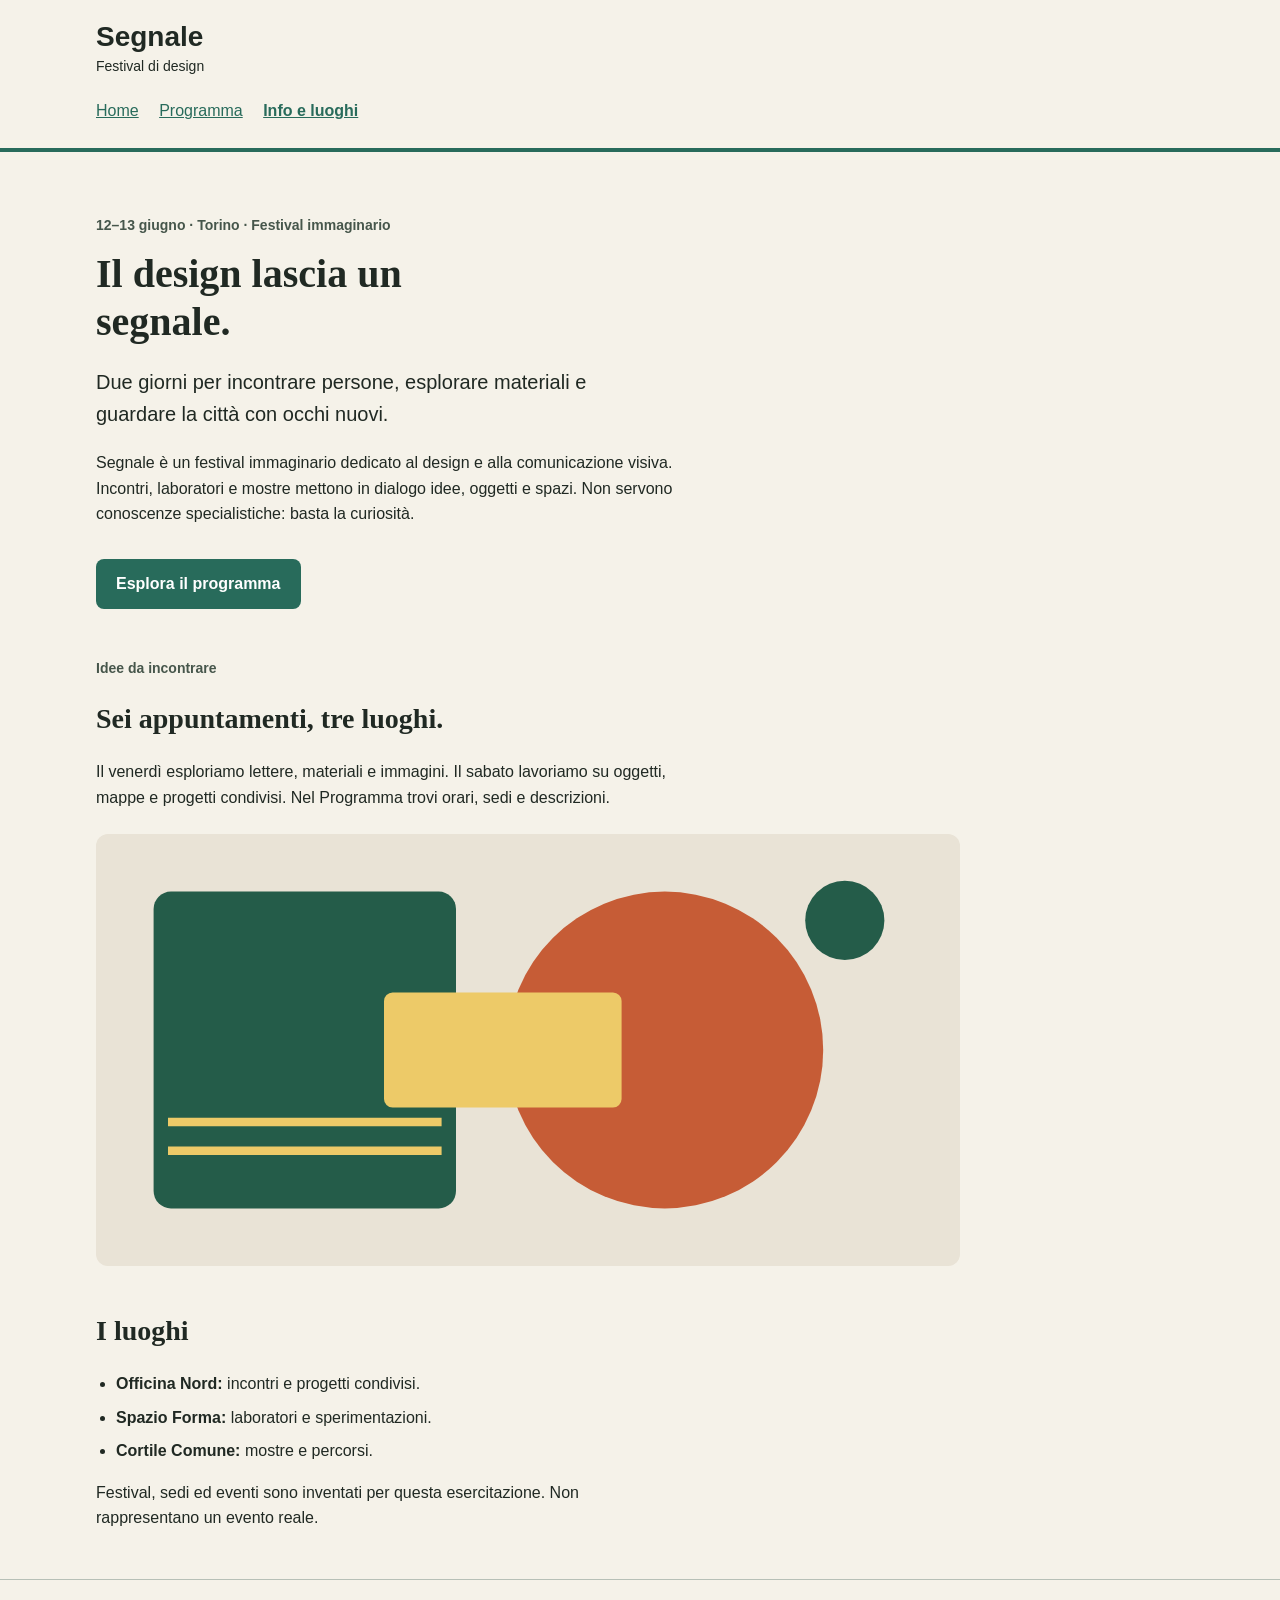
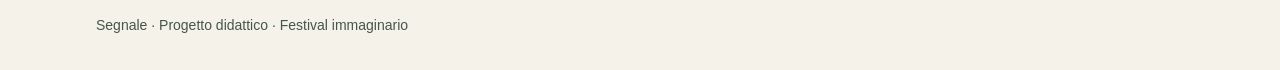
<file: index.html>
<!doctype html>
<html lang="it">
<head>
  <meta charset="utf-8">
  <meta name="viewport" content="width=device-width, initial-scale=1">
  <title>Segnale — Festival di design</title>
  <link rel="stylesheet" href="style.css">
</head>
<body>
  <a class="skip-link" href="#contenuto">Vai al contenuto</a>
  <header class="site-header">
    <div class="container">
      <a class="brand" href="index.html">Segnale<span>Festival di design</span></a>
      <nav aria-label="Navigazione principale">
        <a href="index.html">Home</a>
        <a href="programma.html">Programma</a>
        <a href="info.html" aria-current="page">Info e luoghi</a>

      </nav>
    </div>
  </header>

  <main id="contenuto" class="container">
    <section class="intro" aria-labelledby="titolo-home">
      <p class="eyebrow">12–13 giugno · Torino · Festival immaginario</p>
      <h1 id="titolo-home">Il design lascia un segnale.</h1>
      <p class="lead">Due giorni per incontrare persone, esplorare materiali e guardare la città con occhi nuovi.</p>
      <p class="reading-text">Segnale è un festival immaginario dedicato al design e alla comunicazione visiva. Incontri, laboratori e mostre mettono in dialogo idee, oggetti e spazi. Non servono conoscenze specialistiche: basta la curiosità.</p>
      <!-- Da completare: anche questo collegamento deve aprire il Programma. -->
<a class="button-link" href="programma.html">Esplora il programma</a>
    </section>

    <section class="content-section" aria-labelledby="titolo-festival">
      <p class="eyebrow">Idee da incontrare</p>
      <h2 id="titolo-festival">Sei appuntamenti, tre luoghi.</h2>
      <p class="reading-text">Il venerdì esploriamo lettere, materiali e immagini. Il sabato lavoriamo su oggetti, mappe e progetti condivisi. Nel Programma trovi orari, sedi e descrizioni.</p>
      <img class="festival-image" src="assets/festival.svg" alt="Composizione geometrica di cerchi e rettangoli nei colori del festival" width="1200" height="600">
    </section>

    <section class="content-section" aria-labelledby="titolo-luoghi">
      <h2 id="titolo-luoghi">I luoghi</h2>
      <ul class="venues">
        <li><strong>Officina Nord:</strong> incontri e progetti condivisi.</li>
        <li><strong>Spazio Forma:</strong> laboratori e sperimentazioni.</li>
        <li><strong>Cortile Comune:</strong> mostre e percorsi.</li>
      </ul>
      <p class="reading-text">Festival, sedi ed eventi sono inventati per questa esercitazione. Non rappresentano un evento reale.</p>
    </section>
  </main>

  <footer class="site-footer"><div class="container"><p>Segnale · Progetto didattico · Festival immaginario</p></div></footer>
</body>
</html>
</file>
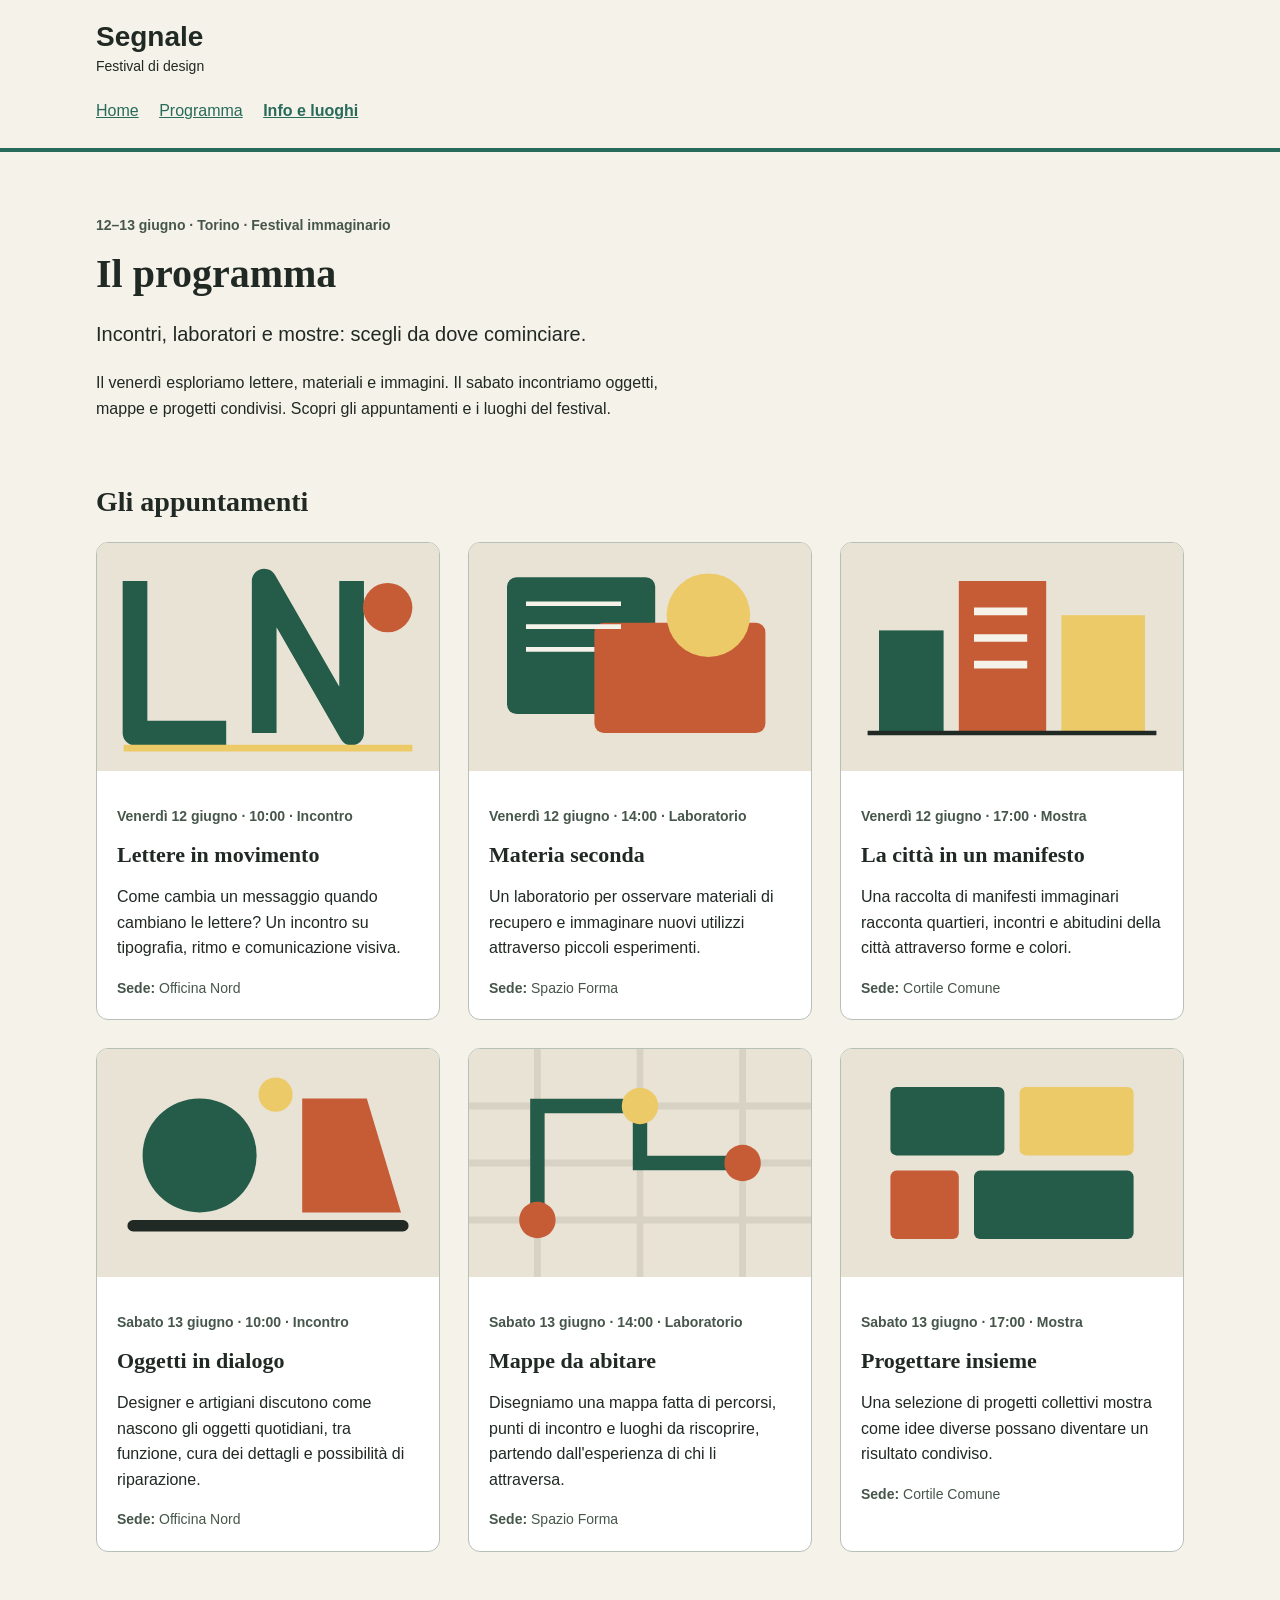
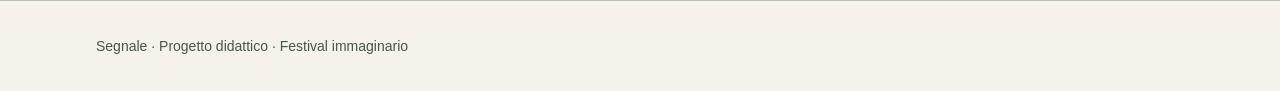
<file: programma.html>
<!doctype html>
<html lang="it">
<head>
  <meta charset="utf-8">
  <meta name="viewport" content="width=device-width, initial-scale=1">
  <title>Programma — Segnale</title>
  <link rel="stylesheet" href="style.css">
</head>
<body>
  <a class="skip-link" href="#contenuto">Vai al contenuto</a>
  <header class="site-header">
    <div class="container">
      <a class="brand" href="index.html">Segnale<span>Festival di design</span></a>
      <nav aria-label="Navigazione principale">
        <a href="index.html">Home</a>
        <a href="programma.html">Programma</a>
        <a href="info.html" aria-current="page">Info e luoghi</a>
      </nav>
    </div>
  </header>

  <main id="contenuto" class="container">
    <section class="intro" aria-labelledby="titolo-programma">
      <p class="eyebrow">12–13 giugno · Torino · Festival immaginario</p>
      <h1 id="titolo-programma">Il programma</h1>
      <p class="lead">Incontri, laboratori e mostre: scegli da dove cominciare.</p>
      <p class="reading-text">Il venerdì esploriamo lettere, materiali e immagini. Il sabato incontriamo oggetti, mappe e progetti condivisi. Scopri gli appuntamenti e i luoghi del festival.</p>
    </section>

    <section class="content-section" aria-labelledby="titolo-eventi">
      <h2 id="titolo-eventi">Gli appuntamenti</h2>
      <div class="event-grid">
        <article class="event-card">
          <img src="assets/lettere-in-movimento.svg" alt="Lettere geometriche disposte su una griglia" width="900" height="600">
          <div class="event-body">
            <p class="event-meta">Venerdì 12 giugno · 10:00 · Incontro</p>
            <h3>Lettere in movimento</h3>
            <p>Come cambia un messaggio quando cambiano le lettere? Un incontro su tipografia, ritmo e comunicazione visiva.</p>
            <p class="event-place"><strong>Sede:</strong> Officina Nord</p>
          </div>
        </article>
        <article class="event-card">
          <img src="assets/materia-seconda.svg" alt="Forme sovrapposte che richiamano campioni di materiali" width="900" height="600">
          <div class="event-body">
            <p class="event-meta">Venerdì 12 giugno · 14:00 · Laboratorio</p>
            <h3>Materia seconda</h3>
            <p>Un laboratorio per osservare materiali di recupero e immaginare nuovi utilizzi attraverso piccoli esperimenti.</p>
            <p class="event-place"><strong>Sede:</strong> Spazio Forma</p>
          </div>
        </article>
<article class="event-card">
  <img src="assets/citta-manifesto.svg" alt="Rettangoli colorati compongono una città astratta." width="900" height="600">
  <div class="event-body">
    <p class="event-meta">Venerdì 12 giugno · 17:00 · Mostra</p>
    <h3>La città in un manifesto</h3>
    <p>Una raccolta di manifesti immaginari racconta quartieri, incontri e abitudini della città attraverso forme e colori.</p>
    <p class="event-place"><strong>Sede:</strong> Cortile Comune</p>
  </div>
</article>

<article class="event-card">
  <img src="assets/oggetti-dialogo.svg" alt="Due forme geometriche si fronteggiano sopra una linea comune." width="900" height="600">
  <div class="event-body">
    <p class="event-meta">Sabato 13 giugno · 10:00 · Incontro</p>
    <h3>Oggetti in dialogo</h3>
    <p>Designer e artigiani discutono come nascono gli oggetti quotidiani, tra funzione, cura dei dettagli e possibilità di riparazione.</p>
    <p class="event-place"><strong>Sede:</strong> Officina Nord</p>
  </div>
</article>

<article class="event-card">
  <img src="assets/mappe-abitare.svg" alt="Un percorso collega tre punti su una mappa geometrica." width="900" height="600">
  <div class="event-body">
    <p class="event-meta">Sabato 13 giugno · 14:00 · Laboratorio</p>
    <h3>Mappe da abitare</h3>
    <p>Disegniamo una mappa fatta di percorsi, punti di incontro e luoghi da riscoprire, partendo dall'esperienza di chi li attraversa.</p>
    <p class="event-place"><strong>Sede:</strong> Spazio Forma</p>
  </div>
</article>

<article class="event-card">
  <img src="assets/progettare-insieme.svg" alt="Moduli di colori diversi si incastrano in una composizione comune." width="900" height="600">
  <div class="event-body">
    <p class="event-meta">Sabato 13 giugno · 17:00 · Mostra</p>
    <h3>Progettare insieme</h3>
    <p>Una selezione di progetti collettivi mostra come idee diverse possano diventare un risultato condiviso.</p>
    <p class="event-place"><strong>Sede:</strong> Cortile Comune</p>
  </div>
        </article>
      </div>

    </section>
  </main>

  <footer class="site-footer"><div class="container"><p>Segnale · Progetto didattico · Festival immaginario</p></div></footer>
</body>
</html>
</file>
<file: style.css>
/* Stile iniziale: tipografia, colori e variabili CSS sono già predisposti.
   Lavoreremo su collegamenti, CSS condiviso e disposizione delle schede. */

/* Scelte comuni: ogni regola usa var() per richiamarne il valore. */
:root {
  --colore-primario: #286b5b;
  --colore-primario-scuro: #17483e;
  --colore-sfondo: #f5f2e9;
  --colore-testo: #202923;
  --font-testo: Arial, Helvetica, sans-serif;
  --font-titoli: Georgia, "Times New Roman", serif;
}

* {
  box-sizing: border-box;
}

body {
  margin: 0;
  background: var(--colore-sfondo);
  color: var(--colore-testo);
  font-family: var(--font-testo);
  font-size: 1rem;
  line-height: 1.6;
}

a {
  color: var(--colore-primario);
}

a:hover {
  text-decoration-thickness: 3px;
}

a:focus-visible {
  outline: 3px solid var(--colore-testo);
  outline-offset: 4px;
}

.container {
  width: 92%;
  max-width: 68rem;
  margin: 0 auto;
}

.site-header {
  padding: 1.25rem 0;
  border-bottom: 4px solid var(--colore-primario);
}

.brand {
  display: inline-block;
  color: var(--colore-testo);
  font-size: 1.75rem;
  font-weight: bold;
  line-height: 1.2;
  text-decoration: none;
}

.brand span {
  display: block;
  margin-top: 0.25rem;
  font-size: 0.875rem;
  font-weight: normal;
}

nav {
  margin-top: 1rem;
}

nav a {
  display: inline-block;
  margin-right: 1rem;
  padding: 0.25rem 0;
}

nav a[aria-current="page"] {
  font-weight: bold;
}

.intro {
  padding: 3rem 0 1rem;
}

.eyebrow,
.event-meta {
  color: #46564b;
  font-size: 0.875rem;
  font-weight: bold;
}

h1,
h2,
h3 {
  font-family: var(--font-titoli);
  line-height: 1.2;
}

h1 {
  max-width: 18ch;
  margin: 0.75rem 0 1.25rem;
  font-size: 2.5rem;
}

h2 {
  font-size: 1.75rem;
}

h3 {
  margin: 0.5rem 0 0.75rem;
  font-size: 1.375rem;
}

.lead {
  max-width: 48ch;
  font-size: 1.25rem;
}

.reading-text {
  max-width: 65ch;
}

.button-link {
  display: inline-block;
  margin-top: 1rem;
  padding: 0.75rem 1.25rem;
  border-radius: 0.5rem;
  background: var(--colore-primario);
  color: #ffffff;
  font-weight: bold;
  text-decoration: none;
}

.button-link:hover {
  background: var(--colore-primario-scuro);
}

.content-section {
  margin: 2rem 0 3rem;
}

.festival-image {
  display: block;
  width: 100%;
  max-width: 54rem;
  height: auto;
  margin-top: 1.5rem;
  border-radius: 0.75rem;
}

.venues {
  padding-left: 1.25rem;
}

.venues li {
  margin-bottom: 0.5rem;
}

.event-grid {
  display: grid;
  grid-template-columns: 1fr;
  gap: 1.75rem;
}

@media (min-width: 600px) {
  .event-grid {
    grid-template-columns: repeat(2, minmax(0, 1fr));
  }
}

@media (min-width: 1024px) {
  .event-grid {
    grid-template-columns: repeat(3, minmax(0, 1fr));
  }
}

.event-card {
  min-width: 0;
  overflow: hidden;
  border: 1px solid #b7c0b7;
  border-radius: 0.75rem;
  background: #ffffff;
}

.event-card img {
  display: block;
  width: 100%;
  height: auto;
}

.event-body {
  padding: 1.25rem;
}

.event-body p:last-child {
  margin-bottom: 0;
}

.event-place {
  color: #46564b;
  font-size: 0.875rem;
}

.site-footer {
  padding: 1.25rem 0;
  border-top: 1px solid #b7c0b7;
  color: #46564b;
  font-size: 0.875rem;
}

.skip-link {
  position: absolute;
  top: -6rem;
  left: 1rem;
  padding: 0.75rem 1rem;
  background: #ffffff;
  color: var(--colore-testo);
}

.skip-link:focus {
  top: 1rem;
}

/* Qui aggiungeremo la media query durante la demo. */

.photo-gallery,
.venue-addresses {
  display: grid;
  grid-template-columns: 1fr;
  gap: 1.25rem;
  padding: 0;
}

.photo-gallery figure {
  margin: 0;
  overflow: hidden;
  border-radius: 0.75rem;
  background: #ffffff;
}

.photo-gallery img {
  display: block;
  width: 100%;
  aspect-ratio: 3 / 2;
  object-fit: cover;
}

.photo-gallery figcaption {
  padding: 0.75rem 1rem;
  font-weight: bold;
}

.map-frame {
  overflow: hidden;
  border: 1px solid #b7c0b7;
  border-radius: 0.75rem;
  background: #e7e9dc;
}

.festival-map {
  display: block;
  width: 100%;
  height: auto;
}

.venue-addresses {
  list-style: none;
}

.venue-addresses li {
  padding: 1.25rem;
  border: 1px solid #b7c0b7;
  border-radius: 0.75rem;
  background: #ffffff;
}

.venue-addresses h3 {
  margin-top: 0;
}

@media (min-width: 600px) {
  .photo-gallery,
  .venue-addresses {
    grid-template-columns: repeat(3, minmax(0, 1fr));
  }
}

.venue-swiper {
  width: 100%;
  max-width: 56rem;
  overflow: hidden;
  border-radius: 0.75rem;
  background: #ffffff;
}

.venue-swiper figure {
  margin: 0;
}

.venue-swiper img {
  display: block;
  width: 100%;
  aspect-ratio: 3 / 2;
  object-fit: cover;
}

.venue-swiper figcaption {
  padding: 0.75rem 1rem;
}

.gallery-controls {
  display: flex;
  flex-wrap: wrap;
  gap: 0.75rem;
  margin-top: 1rem;
}

.gallery-controls button {
  padding: 0.65rem 1rem;
  border: 2px solid var(--colore-primario);
  border-radius: 0.4rem;
  background: #ffffff;
  color: var(--colore-testo);
  font: inherit;
  cursor: pointer;
}

.gallery-controls button:hover {
  background: var(--colore-sfondo);
}

.gallery-controls button:focus-visible {
  outline: 3px solid var(--colore-testo);
  outline-offset: 3px;
}

.map-frame iframe {
  display: block;
  width: 100%;
  height: 28rem;
  border: 0;
}
</file>
